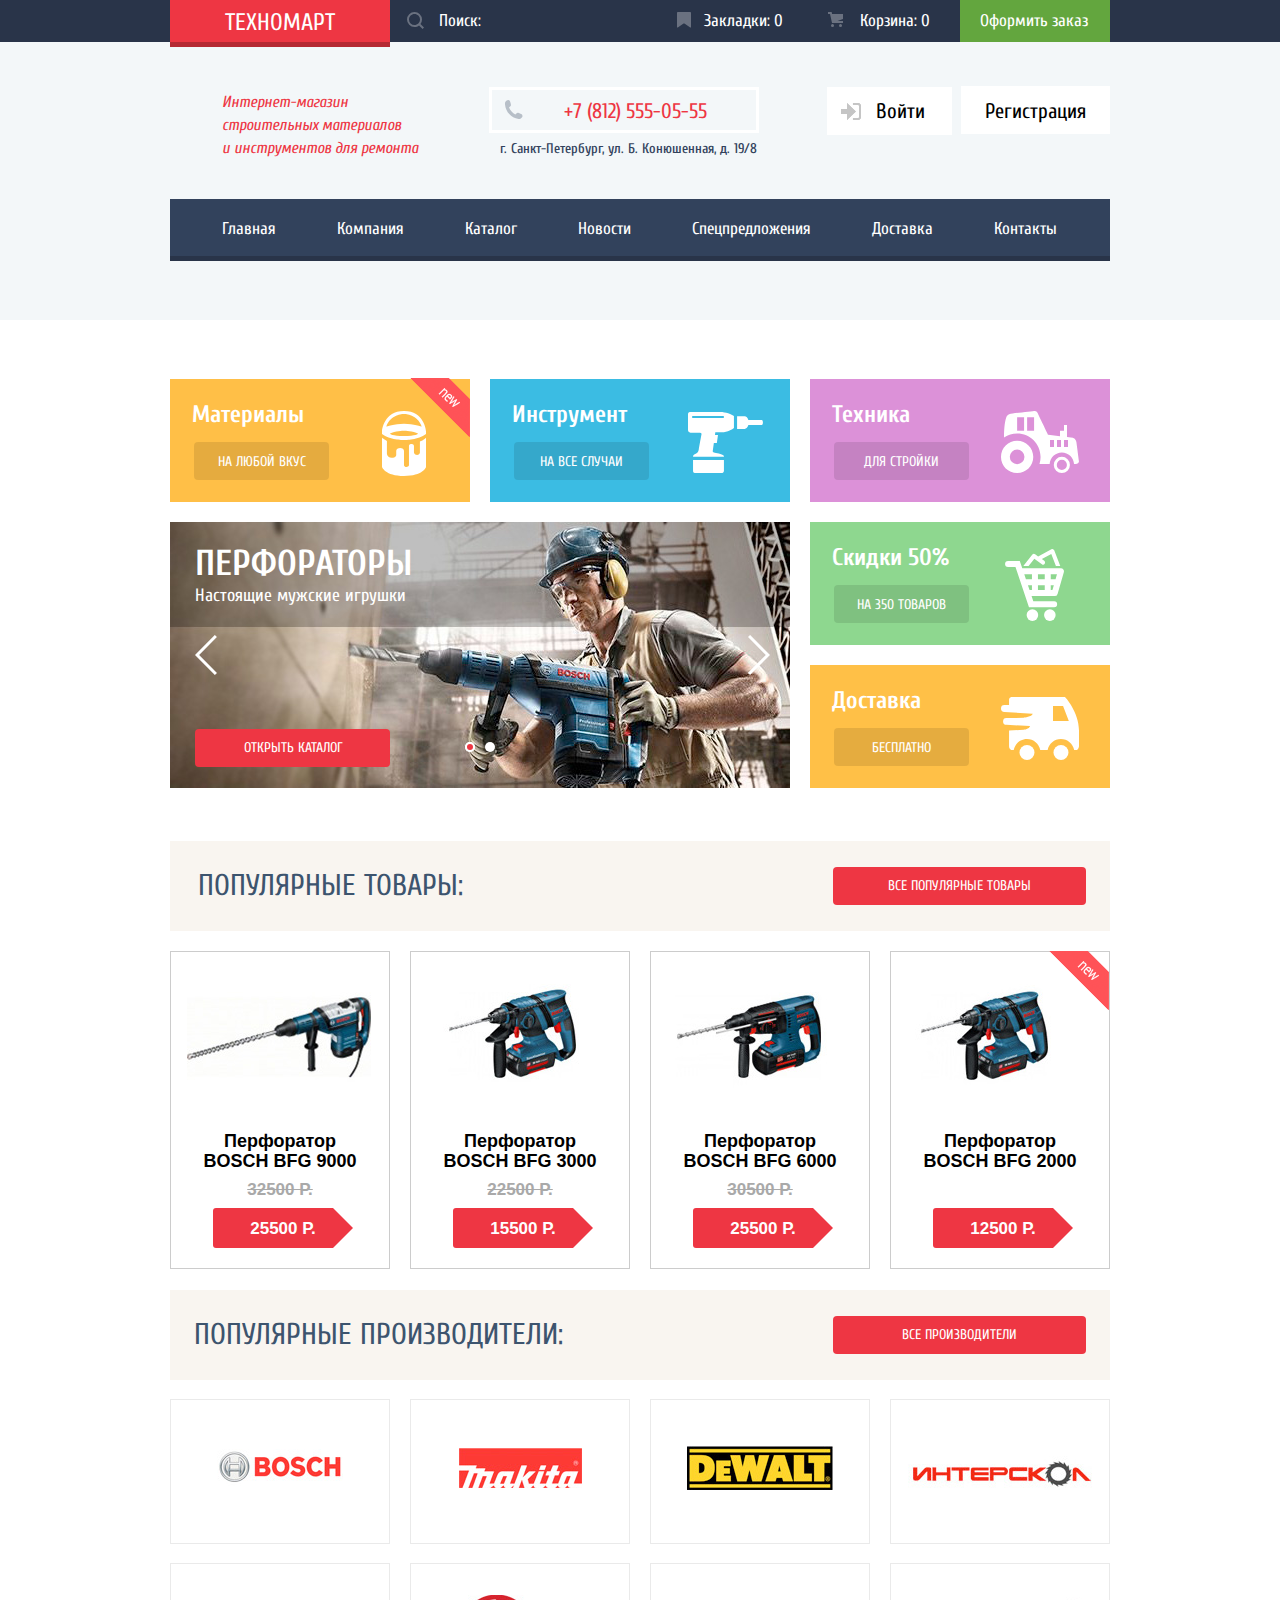
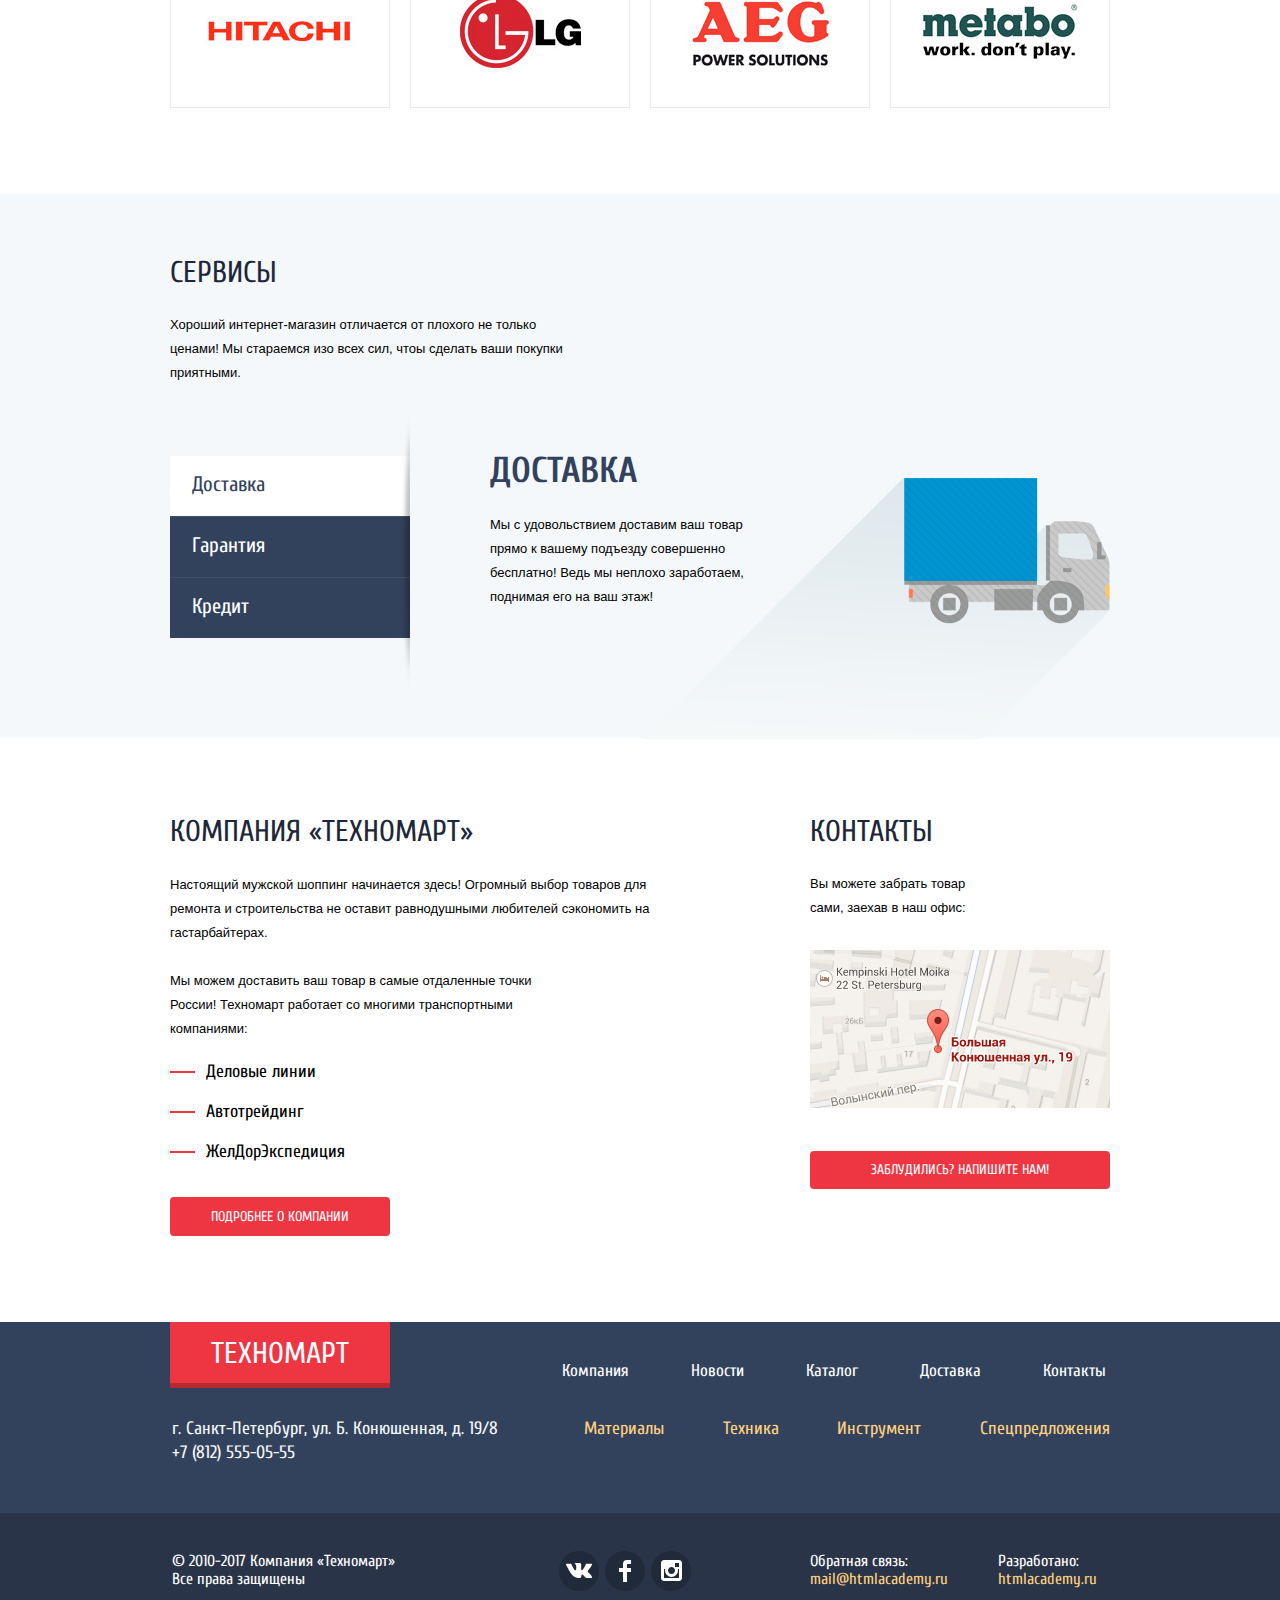
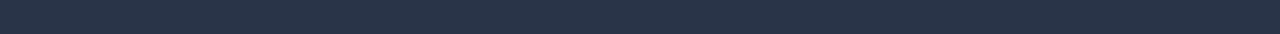
<file: index.html>
<!DOCTYPE html>
<html lang="ru">
  <head>
    <meta charset="utf-8">
    <title>HTML Academy: Техномарт</title>
    <link href="https://fonts.googleapis.com/css?family=Cuprum:400,400i,700&brvbar;PT+Sans:400,700&amp;subset=cyrillic" rel="stylesheet">
    <link href="css/normalize.css" rel="stylesheet">
    <link href="css/style.min.css" rel="stylesheet">
  </head>

  <body>
    <header class="main-header">
      <div class="header-top">
        <div class="header-wrapper">
          <a class="header-logo">Техномарт</a>        
          <form class="search" action="https://echo.htmlacademy.ru" method="get">
            <input class="header-top-search" type="search" name="search" id="search" placeholder="Поиск:">
            <label for="search"></label>
            <svg xmlns="http://www.w3.org/2000/svg" width="17" height="17" viewBox="0 0 17 17"><path fill="#ffffff" d="M17 15.586l-3.542-3.542A7.465 7.465 0 0 0 15 7.5 7.5 7.5 0 1 0 7.5 15c1.71 0 3.282-.579 4.544-1.542L15.586 17 17 15.586zM2 7.5C2 4.467 4.467 2 7.5 2 10.532 2 13 4.467 13 7.5c0 3.032-2.468 5.5-5.5 5.5A5.506 5.506 0 0 1 2 7.5z"/>
            </svg>
          </form>
          <a class="header-link bookmarks" href="bookmarks.html">Закладки: <span class="user-bookmarks">0</span></a>
          <a class="header-link basket" href="basket.html">Корзина: <span class="user-buys">0</span></a>
          <a class="header-link order" href="order.html">Оформить заказ</a>
        </div>
      </div>

      <div class="header-middle">
        <div class="header-wrapper">
          <div class="header-info">
            <h1 class="header-title"> Интернет-магазин строительных материалов и&nbsp;инструментов для ремонта </h1>
            <div class="header-contacts">
              <a class="tel" href="tel:+78125550555">+7 (812) 555-05-55</a>
              <address>г. Санкт-Петербург, ул. Б. Конюшенная, д. 19/8</address>
            </div>
            <div class="user-navigation">
              <a class="login-link" href="login.html">Войти
                <svg xmlns="http://www.w3.org/2000/svg" width="20" height="17" viewBox="0 0 20 17"><path fill="#c5c5c5" d="M14.875 8.5L6 0v6H0v5h6v6z"/><path fill="#c5c5c5" d="M16.986 15.01h-5.027V17h5.027c2.178 0 3.004-1.81 3.029-3.026V3.028C19.99 1.811 19.164 0 16.986 0h-5.027v1.99h5.027c.839 0 .992.681 1.01 1.057v10.904c-.017.376-.171 1.059-1.01 1.059z"/>
                </svg>
              </a>
              <a class="registration" href="registration.html">Регистрация</a>
            </div>
          </div>
        </div>

        <nav class="header-bottom">
          <ul class="site-navigation container">
            <li class="site-navigation-item"><a>Главная</a></li>
            <li class="site-navigation-item"><a href="company.html">Компания</a></li>
            <li class="site-navigation-item"><a href="catalog.html">Каталог</a></li>
            <li class="site-navigation-item"><a href="news.html">Новости</a></li>
            <li class="site-navigation-item"><a href="discounts.html">Спецпредложения</a></li>
            <li class="site-navigation-item"><a href="delivery.html">Доставка</a></li>
            <li class="site-navigation-item"><a href="contacts.html">Контакты</a></li>
          </ul>
        </nav>
      </div>
    </header>

    <main>
      <div class="promo-block container">
        <div class="promo-block-1">
          <div class="promo-item materials">
            <div class="flag flag-new">новинка</div>
            <h3>Материалы</h3>
            <a class="promo-features" href="materials.html">На любой вкус</a>
          </div>
          <div class="promo-item tools">
            <h3>Инструмент</h3>
            <a class="promo-features" href="tool.html">На все случаи</a>
          </div>
          <div class="promo-item technics">
            <h3>Техника</h3>
            <a class="promo-features" href="technics.html">Для стройки</a>
          </div>

          <div class="promo-slider">
            <input class="visually-hidden" type="radio" id="product-1" name="promo-toggle" checked>
            <input class="visually-hidden" type="radio" id="product-2" name="promo-toggle">
            <div class="slider-promo-controls">
              <label class="slider-controls-item slider-controls-item--1" for="product-1">Первый</label>
              <label class="slider-controls-item slider-controls-item--2" for="product-2">Второй</label>
            </div>
            <div class="slider-arrow">
              <button class="slider-arrow-left" type="button">Назад</button>
              <button class="slider-arrow-right" type="button">Вперед</button>
            </div>
            <ul class="promo-slider-list">
              <li class="slider-item"> 
                <img src="img/icon-slider-perforators.jpg" class="promo-image" width="620" height="265" alt="Слайд Перфораторы">
                <div class="slider-promo-title">
                  <h3>Перфораторы</h3>
                  <p>Настоящие мужские игрушки</p>
                  <a class="slider-item-button button" href="catalog.html">Открыть каталог</a>
                </div>
              </li>
              <li class="slider-item">
                <img src="img/icon-slider-tool.jpg" class="promo-image" width="620" height="265" alt="Слайд Дрели">
                <div class="slider-promo-title">
                  <h3>Дрели</h3>
                  <p>Соседям на радость!</p>
                  <a class="slider-item-button button" href="catalog.html">Открыть каталог</a>
                </div>
              </li>
            </ul>
          </div>

          <div class="promo-block-2">
            <div class="promo-item discounts">
              <h3>Скидки 50%</h3>
              <a class="promo-features" href="discounts.html">На 350 товаров</a>
            </div>
            <div class="promo-item delivery">
              <h3>Доставка</h3>
              <a class="promo-features" href="delivery.html">Бесплатно</a>
            </div> 
          </div>
        </div>
      </div>

      <section class="popular-goods container">
        <div class="popular-title">
          <h2>Популярные товары:</h2>
          <a class="popular-goods-button button" href="popular-goods.html">Все популярные товары</a>
        </div>
        <div class="catalog-items catalog-wrapper">
          <div class="catalog-item">
            <div class="actions">
              <a href="basket.html" class="buy">Купить</a>
              <a href="bookmarks.html" class="bookmark">В закладки</a>
            </div>
            <div class="product-image">
              <img src="img/bosch-bfg9000.jpg" width="218" height="180" alt="Перфоратор BOSCH BFG 9000">
            </div>
            <a href="bfg9000.html" class="tool-item">Перфоратор BOSCH BFG 9000</a>
            <div class="old-price">32500 Р.</div>
            <div class="new-price">
              <a href="bfg9000.html">25500 Р.</a>
            </div>
          </div>
          <div class="catalog-item">
            <div class="actions">
              <a href="basket.html" class="buy">Купить</a>
              <a href="bookmarks.html" class="bookmark">В закладки</a>
            </div>
            <div class="product-image">
              <img src="img/bosch-bfg3000.jpg" width="218" height="180" alt="Перфоратор BOSCH BFG 3000">
            </div>
            <a href="bfg3000.html" class="tool-item">Перфоратор BOSCH BFG 3000</a>
            <div class="old-price">22500 Р.</div>
            <div class="new-price">
              <a href="bfg3000.html">15500 Р.</a>
            </div>
          </div>
          <div class="catalog-item">
            <div class="actions">
              <a href="basket.html" class="buy">Купить</a>
              <a href="bookmarks.html" class="bookmark">В закладки</a>
            </div>
            <div class="product-image">
              <img src="img/bosch-bfg6000.jpg" width="218" height="180" alt="Перфоратор BOSCH BFG 6000">
            </div>
            <a href="bfg6000.html" class="tool-item">Перфоратор BOSCH BFG 6000</a>
            <div class="old-price">30500 Р.</div>
            <div class="new-price">
              <a href="bfg6000.html">25500 Р.</a>
            </div>
          </div>
          <div class="catalog-item">
            <div class="flag flag-new">новинка</div>
            <div class="actions">
              <a href="basket.html" class="buy">Купить</a>
              <a href="bookmarks.html" class="bookmark">В закладки</a>
            </div>
            <div class="product-image">
              <img src="img/bosch-bfg2000.jpg" width="218" height="180" alt="Перфоратор BOSCH BFG 2000">
            </div>
            <a href="bfg2000.html" class="tool-item">Перфоратор BOSCH BFG 2000</a>
            <div class="old-price"></div>
            <div class="new-price">
              <a href="bfg2000.html">12500 Р.</a>
            </div>
          </div>
        </div>
      </section>
      <section class="manufacturers container">
        <div class="popular-title">
          <h2>Популярные производители:</h2>
          <a class="popular-brands-button button" href="manufacturers.html">Все производители</a>
        </div>
        <ul class="brands">
          <li class="brands-items"> 
            <a href="bosch.html">
              <img class="brands-image" src="img/icon-bosch.jpg" width="126" height="37" alt="BOSCH">
            </a>
          </li>
          <li class="brands-items">
            <a href="makita.html">
              <img class="brands-image" src="img/icon-makita.jpg" width="123" height="40" alt="Makita">
            </a>
          </li>
          <li class="brands-items">
            <a href="dewalt.html">
              <img class="brands-image" src="img/icon-dewalt.jpg" width="146" height="44" alt="DeWalt">
            </a>
          </li>
          <li class="brands-items">
            <a href="interskol.html">
              <img class="brands-image" src="img/icon-interskol.jpg" width="200" height="88" alt="interskol">
            </a>
          </li>
          <li class="brands-items">
            <a href="hitachi.html">
              <img class="brands-image" src="img/icon-hitachi.jpg" width="169" height="31" alt="hitachi">
            </a>
          </li>
          <li class="brands-items">
            <a href="lg.html">
              <img class="brands-image" src="img/icon-lg.jpg" width="121" height="73" alt="lg">
            </a>
          </li>
          <li class="brands-items">
            <a href="aeg.html">
              <img class="brands-image" src="img/icon-aeg.jpg" width="151" height="96" alt="aeg">
            </a>
          </li>
          <li class="brands-items">
            <a href="metabo.html">
              <img class="brands-image" src="img/icon-metabo.jpg" width="204" height="69" alt="metabo">
            </a>
          </li>
        </ul>
      </section>
        
      <div class="service">
        <div class="container">
          <h2>Сервисы</h2>
          <p class="service-info">Хороший интернет-магазин отличается от плохого не только ценами! Мы стараемся изо всех сил, чтоы сделать ваши покупки приятными.</p>
          <div class="service-slider">
            <input class="visually-hidden" type="radio" id="slider-delivery" name="toggle" checked>
            <input class="visually-hidden" type="radio" id="slider-warranty" name="toggle">
            <input class="visually-hidden" type="radio" id="slider-credit" name="toggle">
            <div class="service-slider-controls">
              <label for="slider-delivery">Доставка</label>
              <label for="slider-warranty">Гарантия</label>
              <label for="slider-credit">Кредит</label>
            </div>
            <ul class="slider-service-list service-slider-wrapper">
              <li class="slider-service-item service-slide" id="slide1">
                <h3>Доставка</h3>
                <p class="delivery-info">
                  Мы с удовольствием доставим ваш товар прямо к вашему подъезду совершенно бесплатно!
                  Ведь мы неплохо заработаем, поднимая&nbsp;его&nbsp;на&nbsp;ваш&nbsp;этаж!</p>
              </li>
              <li class="slider-service-item service-slide" id="slide2">
                <h3>Гарантия</h3>
                <p class="warranty-info">
                  Если купленный у нас товар поломается или заискрит, 
                  а&nbsp;также&nbsp;в&nbsp;случае пожара, спровоцированного его возгаранием,
                  вы&nbsp;всегда&nbsp;можете быть уверены в нашей гарантии. 
                  Мы обменяем сгоревший товар на новый. Дом&nbsp;уж&nbsp;восстановите&nbsp;как-&nbsp;нибудь&nbsp;сами.
                </p>
              </li>
              <li class="slider-service-item service-slide" id="slide3">
                <h3>Кредит</h3>
                <p class="credit-info">Залезть в долговую яму стало проще! Кредитные консультанты придут вам на помощь.</p>
                <a class="credit-button button" href="credit.html">отправить заявку</a>
              </li>
            </ul>
          </div>
        </div>
      </div>
      
      <section class="company-info">
        <div class="company">
          <h2>Компания «Техномарт»</h2>
          <p class="info">Настоящий мужской шоппинг начинается здесь! Огромный выбор товаров для ремонта и строительства не оставит равнодушными любителей сэкономить на гастарбайтерах.</p> 
          <p class="info">Мы можем доставить ваш товар в самые отдаленные точки России!
          Техномарт работает со многими транспортными компаниями:</p>
          <ul class="transport-companies">
            <li>Деловые линии</li>
            <li>Автотрейдинг</li>
            <li>ЖелДорЭкспедиция</li>
          </ul>
          <div class="about-company">
            <a class="button-about-company button" href="company.html">Подробнее о компании</a>
          </div>
        </div>
        <div class="contacts"> 
          <h2 class="contacts">Контакты</h2>
          <p class="info info-delivery">Вы можете забрать товар сами, заехав в наш офис:</p>
          <div class="map">
            <a href="https://www.google.com/maps/place/Большая+Конюшенная+ул.,+19%2F8,+Санкт-Петербург,+191186/@59.9387165,30.3208587,17z/data=!3m1!4b1!4m5!3m4!1s0x4696310fca145cc1:0x42b32648d8238007!8m2!3d59.9387165!4d30.3230474">
              <img src="img/map.jpg" width="300" height="158" alt="Офис компании по адресу ул. Большая Конюшенная 19/8, Санкт-Петербург">
            </a>
          </div>
          <a class="write-us-button button" href="write-us.html">Заблудились? Напишите нам!</a>
        </div>
      </section>
    </main>

    <footer class="main-footer">
        <div class="footer-top">
          <a class="footer-logo">Техномарт</a>
          <nav class="footer-bottom">
            <ul class="footer-main">
              <li><a href="company.html">Компания</a></li>
              <li><a href="news.html">Новости</a></li>
              <li><a href="catalog.html">Каталог</a></li>
              <li><a href="delivery.html">Доставка</a></li>
              <li><a href="contacts.html">Контакты</a></li>
            </ul>
          </nav>
          <div class="footer-contacts">
          г. Санкт-Петербург, ул. Б. Конюшенная, д. 19/8
           +7 (812) 555-05-55
          </div>
          <nav class="footer-catalog">
            <ul class="footer-navigation">
              <li><a href="materials.html">Материалы</a></li>
              <li><a href="technics.html">Техника</a></li>
              <li><a href="tool.html">Инструмент</a></li>
              <li><a href="discounts.html">Спецпредложения</a></li>
            </ul>
          </nav>
        </div>

      <div class="footer-copyright">
        <div class="footer-wrapper">
          <div class="copyright">
            <p class="copyright-company">© 2010-2017 Компания «Техномарт»
              Все права защищены</p>
          </div>
          <div class="footer-social">
            <ul>
              <li><a class="social-button" href="https://vk.com/htmlacademy">
                  <span class="visually-hidden">Вконтакте</span>
                  <svg xmlns="http://www.w3.org/2000/svg" width="26" height="15" viewBox="0 0 26 15"><path fill="#FFF" d="M16.138 11.51c.956-.309 2.18 2.04 3.483 2.939.978.681 1.727.534 1.727.534l3.473-.05s1.815-.112.957-1.554c-.071-.12-.503-1.069-2.585-3.022-2.177-2.043-1.882-1.712.739-5.244 1.597-2.153 2.236-3.468 2.036-4.028-.192-.539-1.365-.399-1.365-.399L20.69.713c-.381.001-.704.119-.851.515-.003.004-.621 1.666-1.445 3.079-1.741 2.989-2.436 3.148-2.724 2.961-.661-.433-.494-1.737-.494-2.664 0-2.897.432-4.105-.846-4.417-.427-.104-.739-.172-1.828-.182-1.392-.021-2.574 0-3.244.329-.445.223-.786.712-.579.74.26.035.843.16 1.155.586.401.552.389 1.789.389 1.789s.229 3.411-.54 3.834c-.528.29-1.25-.302-2.803-3.016-.793-1.388-1.392-2.922-1.392-2.922s-.116-.285-.326-.441c-.25-.185-.6-.244-.6-.244L.848.684S.29.7.085.946c-.182.218-.015.668-.015.668s2.909 6.881 6.203 10.347c3.02 3.182 6.452 2.971 6.452 2.971h1.555s.469-.054.709-.312c.224-.24.214-.691.214-.691s-.031-2.109.935-2.419z"/></svg>
                 </a>
              </li>
              <li><a class="social-button" href="https://www.facebook.com/htmlacademy">
                  <span class="visually-hidden">Фейсбук</span>
                  <svg xmlns="http://www.w3.org/2000/svg" width="12" height="22" viewBox="0 0 12 22"><path fill="#FFF" d="M12 4V0H8a4 4 0 0 0-4 4v4H0v4h4v10h4V12h4V8H8V4h4z"/></svg>
                  </a>
              </li>
              <li><a class="social-button" href="https://www.instagram.com/htmlacademy/">
                  <span class="visually-hidden">Инстаграм</span>
                  <svg xmlns="http://www.w3.org/2000/svg" width="21" height="21" viewBox="0 0 21 21"><path fill="#FFF" d="M18 0H3C1.35 0 0 1.35 0 3v15c0 1.65 1.35 3 3 3h15c1.65 0 3-1.35 3-3V3c0-1.65-1.35-3-3-3zm-7.5 7c1.93 0 3.5 1.57 3.5 3.5S12.43 14 10.5 14 7 12.43 7 10.5 8.57 7 10.5 7zM18 18H3V9h1.181A6.504 6.504 0 0 0 4 10.5a6.5 6.5 0 1 0 13 0 6.45 6.45 0 0 0-.181-1.5H18v9zm0-11h-4V3h4v4z"/></svg>
                 </a>
              </li>
            </ul>
          </div>
          <div class="footer-mail">
            <div class="feedback">Обратная связь:
            <a class="btn" href="mailto:mail@htmlacademy.ru">mail@htmlacademy.ru</a>
            </div>
            <div class="developed">Разработано:
            <a class="btn" href="https://htmlacademy.ru/intensive/htmlcss">htmlacademy.ru</a>
            </div>
          </div>
        </div>
      </div>
    </footer>

    <section class="modal modal-ordering">
      <div class="product-in-basket">Товар добавлен в корзину!</div>
      <div class="ordering-list">
        <a class="ordering-button button" href="ordering.html">Оформить заказ</a>
        <button type="button" class="continue-button button">Продолжить покупки</button>
      </div>
      <button class="modal-close" type="button">
        Закрыть
      </button>
    </section>

    <section class="modal modal-write-us">
      <form class="write-us-form" action="https://echo.htmlacademy.ru" method="post">
        <div class="write-us-wrapper">
          <p class="users-name">
            <label for="user-name">Ваше имя:</label>
            <input type="text" class="your-name" id="user-name" name="user-name" placeholder="Имя Фамилия">
          </p>
          <p class="users-email">
            <label for="user-email">Ваш e-mail:</label>
            <input type="text" class="your-email" id="user-email" name="user-email" placeholder="email@example.com">
          </p>
        </div>
        <p class="users-message">
          <label for="user-message">Текст письма:</label>
          <textarea class="text-message" id="user-message" name="user-message" placeholder="В свободной форме"></textarea>
        </p>
        <div class="modal-write-us-button">
          <button class="message-button button" type="submit">
          Отправить
          </button>
        </div>
      </form>
      <button class="modal-close" type="button">
        Закрыть
      </button>
    </section>
    <section class="modal modal-map">
      <div class="visually-hidden">Карта, как нас найти</div>
      <iframe src="https://www.google.com/maps/embed?pb=!1m18!1m12!1m3!1d1998.6037872533238!2d30.32085871638963!3d59.938716481876206!2m3!1f0!2f0!3f0!3m2!1i1024!2i768!4f13.1!3m3!1m2!1s0x4696310fca145cc1%3A0x42b32648d8238007!2z0JHQvtC70YzRiNCw0Y8g0JrQvtC90Y7RiNC10L3QvdCw0Y8g0YPQuy4sIDE5LzgsINCh0LDQvdC60YIt0J_QtdGC0LXRgNCx0YPRgNCzLCAxOTExODY!5e0!3m2!1sru!2sru!4v1547375793276" width="940" height="446" allowfullscreen></iframe>
      <div><img src="img/big-map.jpg" width="940" height="446" alt="Офис компании по адресу ул. Большая Конюшенная 19/8, Санкт-Петербург"></div>
       <button class="modal-close" type="button">
        Закрыть
      </button>
    </section>
      
  <script src="js/script.min.js"></script>

  </body>
</html>
</file>
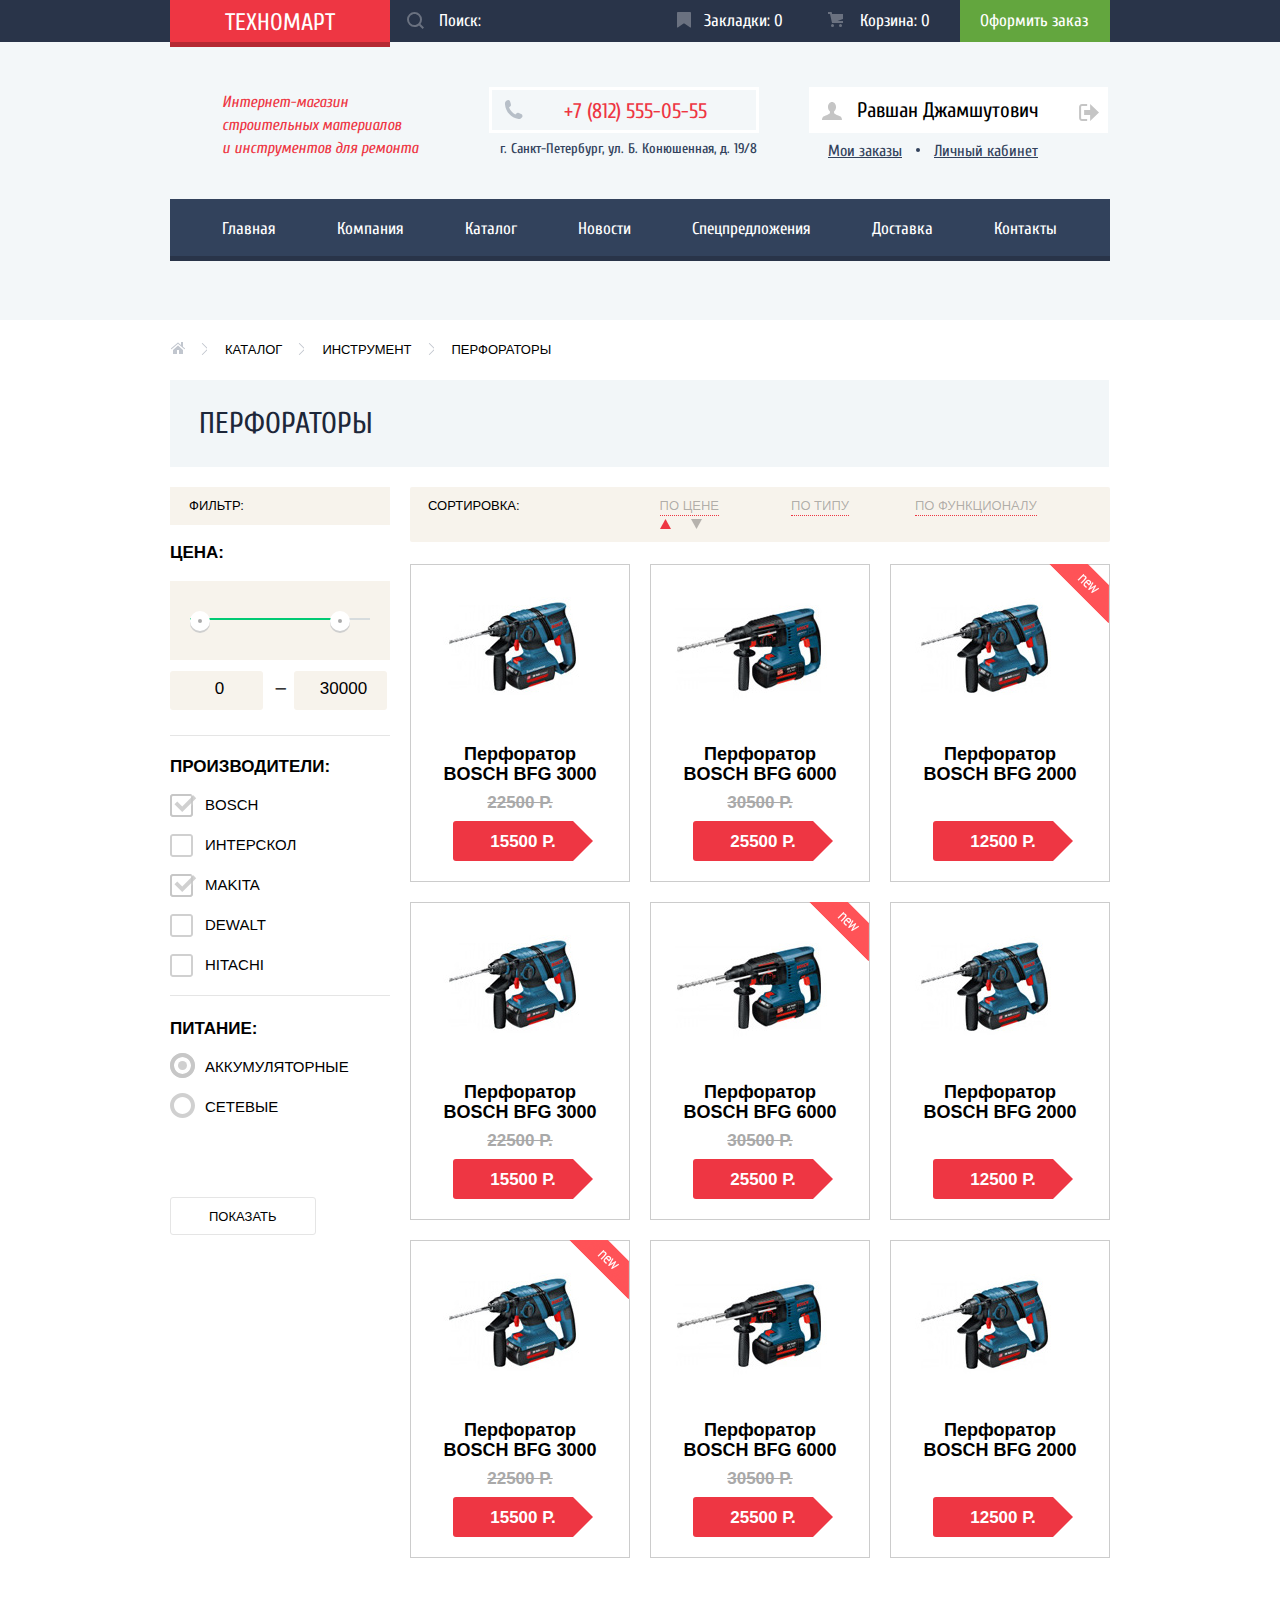
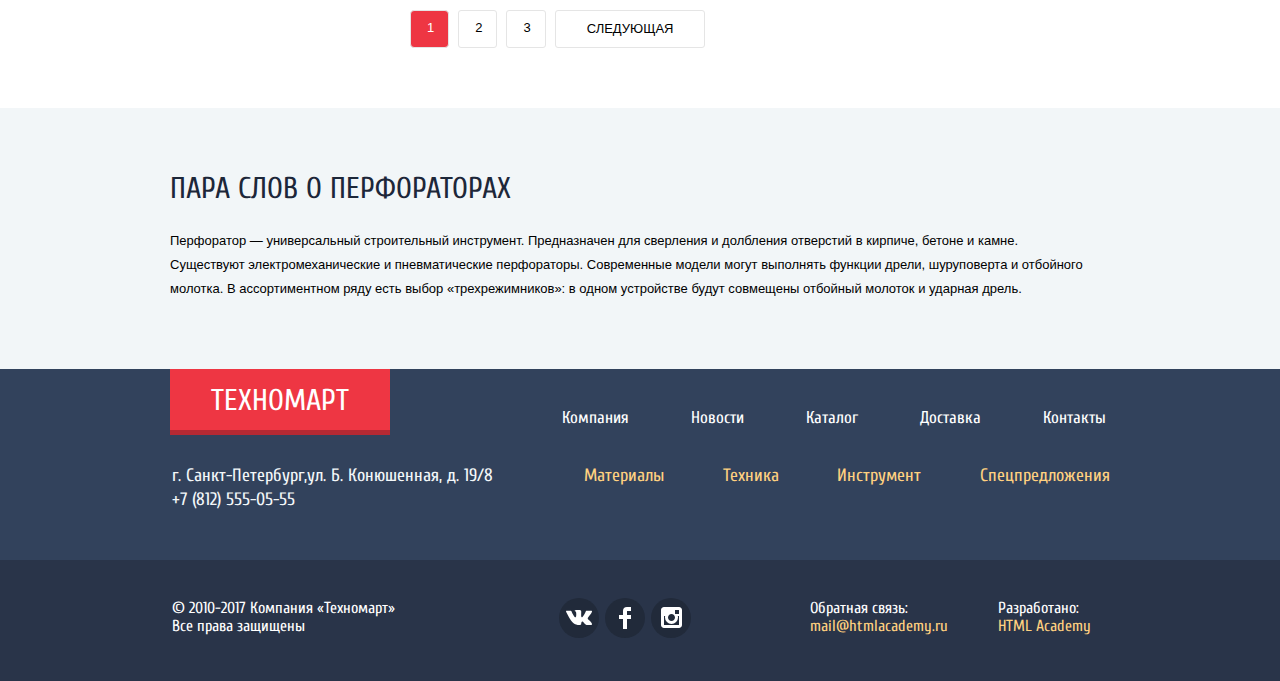
<file: catalog.html>
<!DOCTYPE html>
<html lang="ru">
  <head>
    <meta charset="utf-8">
    <title>HTML Academy: Техномарт</title>
    <link href="https://fonts.googleapis.com/css?family=Cuprum:400,400i,700&brvbar;PT+Sans:400,700&amp;subset=cyrillic" rel="stylesheet">
    <link href="css/normalize.css" rel="stylesheet">
    <link href="css/style.min.css" rel="stylesheet">
  </head>

  <body>
     <header class="main-header">
      <div class="header-top">
        <div class="header-wrapper">
          <a class="header-logo" href="index.html">Техномарт</a>        
          <form class="search" action="https://echo.htmlacademy.ru" method="get">
            <input class="header-top-search" type="search" name="search" id="search" placeholder="Поиск:">
            <label for="search"></label>
            <svg xmlns="http://www.w3.org/2000/svg" width="17" height="17" viewBox="0 0 17 17"><path fill="#ffffff" d="M17 15.586l-3.542-3.542A7.465 7.465 0 0 0 15 7.5 7.5 7.5 0 1 0 7.5 15c1.71 0 3.282-.579 4.544-1.542L15.586 17 17 15.586zM2 7.5C2 4.467 4.467 2 7.5 2 10.532 2 13 4.467 13 7.5c0 3.032-2.468 5.5-5.5 5.5A5.506 5.506 0 0 1 2 7.5z"/>
            </svg>
          </form>
          <a class="header-link bookmarks" href="bookmarks.html">Закладки: <span class="user-bookmarks">0</span></a>
          <a class="header-link basket" href="basket.html">Корзина: <span class="user-buys">0</span></a>
          <a class="header-link order" href="order.html">Оформить заказ</a>
        </div>
      </div>

      <div class="header-middle">
        <div class="header-wrapper">
          <div class="header-info">
            <h1 class="header-title"> Интернет-магазин строительных материалов и&nbsp;инструментов для ремонта </h1>
            <div class="header-contacts">
              <a class="tel" href="tel:+78125550555">+7 (812) 555-05-55</a>
              <address>г. Санкт-Петербург, ул. Б. Конюшенная, д. 19/8</address>
            </div>
            <div class="user-account">
              <div class="user-profile">
                <a class="user-login" href="login.html">
                  <svg xmlns="http://www.w3.org/2000/svg" width="20" height="18" viewBox="0 0 20 18">
                    <path fill="#c5c5c5" d="M17.881 14.166c-2.144-.735-4.256-1.666-5.207-2.39-.657-.501-.77-1.618-.517-2.415 1.118-.903 1.864-2.477 1.864-4.278C14.021 2.276 12.221 0 10 0S5.979 2.276 5.979 5.083c0 1.801.746 3.374 1.863 4.277.253.798.141 1.915-.517 2.416-.95.724-3.063 1.654-5.207 2.39S0 18 0 18h20s.025-3.099-2.119-3.834z"/>
                  </svg>
                  Равшан Джамшутович
                </a>            
                <a class="logout" href="logout.html">
                  <span class="visually-hidden">Выход</span>
                  <svg xmlns="http://www.w3.org/2000/svg" width="21" height="17" viewBox="0 0 21 17">
                    <g fill="#c5c5c5">
                      <path fill="#c5c5c5" d="M21 8.5L12.125 0v6h-6v5h6v6z"/>
                      <path fill="#c5c5c5" d="M3.106 13.952V3.048c.018-.376.171-1.057 1.01-1.057h5.027V0H4.116C1.938 0 1.112 1.81 1.087 3.027v10.946C1.112 15.189 1.938 17 4.116 17h5.027v-1.99H4.116c-.839 0-.992-.683-1.01-1.058z"/>
                    </g>
                  </svg>
                </a>
              </div>
              <div class="account-navigation">
                <a class="my-orders" href="my-orders.html">Мои заказы</a>
                <a class="cabinet" href="login.html">Личный кабинет</a>
              </div>
            </div>
          </div>
        </div>
        <nav class="header-bottom">
          <ul class="site-navigation container">
            <li class="site-navigation-item"><a href="index.html">Главная</a></li>
            <li class="site-navigation-item"><a href="company.html">Компания</a></li>
            <li class="site-navigation-item"><a href="catalog.html">Каталог</a></li>
            <li class="site-navigation-item"><a href="news.html">Новости</a></li>
            <li class="site-navigation-item"><a href="discounts.html">Спецпредложения</a></li>
            <li class="site-navigation-item"><a href="delivery.html">Доставка</a></li>
            <li class="site-navigation-item"><a href="contacts.html">Контакты</a></li>
          </ul>
        </nav>
      </div>
    </header>

    <main>
      <div class="container">
        <div class="title-catalog">
        <ul class="breadcrumbs">
          <li>
            <a href="index.html">
              <span class="visually-hidden">На главную</span>
              <svg xmlns="http://www.w3.org/2000/svg" width="15" height="12" viewBox="0 0 15 12">
                <g fill="#C1C6CE">
                  <path d="M3 8v4h4V8h2v4h4V8L8 3.516z"/>
                  <path d="M14.831 6.365L13 4.751V0h-2v2.987L8.332.635c-.02-.017-.043-.023-.064-.037a.465.465 0 0 0-.08-.047.551.551 0 0 0-.095-.024C8.062.521 8.032.515 8 .515c-.031 0-.061.006-.092.012a.46.46 0 0 0-.095.025c-.028.011-.053.029-.08.046-.021.014-.045.02-.064.037l-6.498 5.73a.501.501 0 0 0 .33.875.497.497 0 0 0 .331-.125L8 1.677l6.169 5.438a.501.501 0 0 0 .662-.75z"/>
                </g>
              </svg>
            </a>
          </li>
          <li><a href="catalog.html">Каталог</a></li>
          <li><a href="tool.html">Инструмент</a></li>
          <li class="breadcrumbs-current">Перфораторы</li>
        </ul>
        <h2 class="page-title">Перфораторы</h2>
      </div>

      <div class="catalog-columns">
        <section class="filters">
          <h3 class="title-filter">Фильтр:</h3>
          <form class="filter" action="https://echo.htmlacademy.ru" method="post">
            <fieldset class="filter-item">
              <legend>Цена:</legend>
              <div class="range-filter">
                <div class="range-controls">
                  <div class="scale">
                    <div class="bar"></div>
                  </div>
                    <div class="toggle toggle-min"></div>
                    <div class="toggle toggle-max"></div>
                </div>
                <div class="price-controls">
                  <label class="min-price"><input name="min-price" type="text" value="0"></label>
                  <span>—</span>
                  <label class="max-price"><input name="max-price" type="text" value="30000"></label>
                </div>
              </div>
            </fieldset>
            <fieldset class="manufactorer-item">
              <legend>Производители:</legend>
              <ul>
                <li class="filter-option">
                  <input class="visually-hidden filter-input filter-input-checkbox" type="checkbox" name="bosch" id="bosch" checked>
                  <label for="bosch">Bosch</label>
                </li>
                <li class="filter-option">
                  <input class="visually-hidden filter-input filter-input-checkbox" type="checkbox" name="interskol" id="interskol">
                  <label for="interskol">Интерскол</label>
                </li>
                <li class="filter-option">
                  <input class="visually-hidden filter-input filter-input-checkbox" type="checkbox" name="makita" id="makita" checked>
                  <label for="makita">Makita</label>
                </li>
                <li class="filter-option">
                  <input class="visually-hidden filter-input filter-input-checkbox" type="checkbox" name="dewalt" id="dewalt">
                  <label for="dewalt">Dewalt</label>
                </li>
                <li class="filter-option">
                  <input class="visually-hidden filter-input filter-input-checkbox" type="checkbox" name="hitachi" id="hitachi">
                  <label for="hitachi">Hitachi</label>
                </li>
              </ul>
            </fieldset>
            <fieldset class="power-item">
              <legend>Питание:</legend>
              <ul>
                <li class="filter-option">
                  <input class="visually-hidden filter-input filter-input-radio" type="radio" name="product-group" value="battery" id="filter-battery" checked>
                  <label for="filter-battery">Аккумуляторные</label>
                </li>
                <li class="filter-option">
                  <input class="visually-hidden filter-input filter-input-radio" type="radio" name="product-group" value="power-supply" id="filter-power-supply">
                  <label for="filter-power-supply">Сетевые</label>
                </li>
              </ul>
            </fieldset>
            <button type="submit" class="filter-button">
              Показать
            </button>
          </form>
        </section>

        <section class="inner-wrapper">
          <div class="sort">
            <b>Сортировка:</b>
            <div class="sort-items">
              <a class="sort-item price" href="#">По цене</a>
              <a class="sort-item type" href="#">По типу</a>
              <a class="sort-item function" href="#">По функционалу</a>
              <div class="visually-hidden"> По возрастанию</div>
              <a class="direction-up active" href="#">
                <svg xmlns="http://www.w3.org/2000/svg" width="11" height="10" viewBox="0 0 11 10">
                  <path fill="#231F20" d="M5.5 0L0 10h11z"/>
                </svg>
                </a>
              <div class="visually-hidden">По убыванию</div>
              <a class="direction-down" href="#">
                <svg xmlns="http://www.w3.org/2000/svg" width="11" height="10" viewBox="0 0 11 10">
                  <path fill="#231F20" d="M5.5 10L0 0h11"/>
                </svg>
              </a>
            </div>
          </div>
          <section class="catalog">
            <h2 class="visually-hidden">Список инструментов</h2>
            <div class="catalog-items catalog-wrapper">
              <div class="catalog-item">
                <div class="actions">
                  <a href="basket.html" class="buy">Купить</a>
                  <a href="bookmarks.html" class="bookmark">В закладки</a>
                </div>
                <div class="product-image">
                  <img class="container-image" src="img/bosch-bfg3000.jpg" width="218" height="180" alt="Перфоратор BOSCH BFG 3000">
                </div>
                <a href="bfg3000.html" class="tool-item">Перфоратор BOSCH BFG 3000</a>
                <div class="old-price">22500 Р.</div>
                <div class="new-price">
                  <a href="bfg3000.html">15500 Р.</a>
                </div>
              </div>
              <div class="catalog-item">
                <div class="actions">
                  <a href="basket.html" class="buy">Купить</a>
                  <a href="bookmarks.html" class="bookmark">В закладки</a>
                </div>
                <div class="product-image">
                  <img src="img/bosch-bfg6000.jpg" width="218" height="180" alt="Перфоратор BOSCH BFG 6000">
                </div>
                <a href="bfg6000.html" class="tool-item">Перфоратор BOSCH BFG 6000</a>
                <div class="old-price">30500 Р.</div>
                <div class="new-price">
                  <a href="bfg6000.html">25500 Р.</a>
                </div>
              </div>
              <div class="catalog-item">
                <div class="flag flag-new">новинка</div>
                <div class="actions">
                  <a href="basket.html" class="buy">Купить</a>
                  <a href="bookmarks.html" class="bookmark">В закладки</a>
                </div>
                <div class="product-image">
                  <img class="container-image" src="img/bosch-bfg2000.jpg" width="218" height="180" alt="Перфоратор BOSCH BFG 2000">
                </div>
                <a href="bfg2000.html" class="tool-item">Перфоратор BOSCH BFG 2000</a>
                <div class="old-price"></div>
                <div class="new-price">
                  <a href="bfg2000.html">12500 Р.</a>
                </div>
              </div>
              <div class="catalog-item">
                <div class="actions">
                  <a href="basket.html" class="buy">Купить</a>
                  <a href="bookmarks.html" class="bookmark">В закладки</a>
                </div>
                <div class="product-image">
                  <img class="container-image" src="img/bosch-bfg3000.jpg" width="218" height="180" alt="Перфоратор BOSCH BFG 3000">
                </div>
                <a href="bfg3000.html" class="tool-item">Перфоратор BOSCH BFG 3000</a>
                <div class="old-price">22500 Р.</div>
                <div class="new-price">
                  <a href="bfg3000.html">15500 Р.</a>
                </div>
              </div>
              <div class="catalog-item">
                <div class="flag flag-new">новинка</div>
                <div class="actions">
                  <a href="basket.html" class="buy">Купить</a>
                  <a href="bookmarks.html" class="bookmark">В закладки</a>
                </div>
                <div class="product-image">
                  <img src="img/bosch-bfg6000.jpg" width="218" height="180" alt="Перфоратор BOSCH BFG 6000">
                </div>
                <a href="bfg6000.html" class="tool-item">Перфоратор BOSCH BFG 6000</a>
                <div class="old-price">30500 Р.</div>
                <div class="new-price">
                  <a href="bfg6000.html">25500 Р.</a>
                </div>
              </div>
              <div class="catalog-item">
                <div class="actions">
                  <a href="basket.html" class="buy">Купить</a>
                  <a href="bookmarks.html" class="bookmark">В закладки</a>
                </div>
                <div class="product-image">
                  <img class="container-image" src="img/bosch-bfg2000.jpg" width="218" height="180" alt="Перфоратор BOSCH BFG 2000">
                </div>
                <a href="bfg2000.html" class="tool-item">Перфоратор BOSCH BFG 2000</a>
                <div class="old-price"></div>
                <div class="new-price">
                  <a href="bfg2000.html">12500 Р.</a>
                </div>
              </div>
              <div class="catalog-item">
                <div class="flag flag-new">новинка</div>
                <div class="actions">
                  <a href="basket.html" class="buy">Купить</a>
                  <a href="bookmarks.html" class="bookmark">В закладки</a>
                </div>
                <div class="product-image">
                  <img class="container-image" src="img/bosch-bfg3000.jpg" width="218" height="180" alt="Перфоратор BOSCH BFG 3000">
                </div>
                <a href="bfg3000.html" class="tool-item">Перфоратор BOSCH BFG 3000</a>
                <div class="old-price">22500 Р.</div>
                <div class="new-price">
                  <a href="bfg3000.html">15500 Р.</a>
                </div>
              </div>
              <div class="catalog-item">
                <div class="actions">
                  <a href="basket.html" class="buy">Купить</a>
                  <a href="bookmarks.html" class="bookmark">В закладки</a>
                </div>
                <div class="product-image">
                  <img src="img/bosch-bfg6000.jpg" width="218" height="180" alt="Перфоратор BOSCH BFG 6000">
                </div>
                <a href="bfg6000.html" class="tool-item">Перфоратор BOSCH BFG 6000</a>
                <div class="old-price">30500 Р.</div>
                <div class="new-price">
                  <a href="bfg6000.html">25500 Р.</a>
                </div>
              </div>
              <div class="catalog-item">
                <div class="actions">
                  <a href="basket.html" class="buy">Купить</a>
                  <a href="bookmarks.html" class="bookmark">В закладки</a>
                </div>
                <div class="product-image">
                  <img class="container-image" src="img/bosch-bfg2000.jpg" width="218" height="180" alt="Перфоратор BOSCH BFG 2000">
                </div>
                <a href="bfg2000.html" class="tool-item">Перфоратор BOSCH BFG 2000</a>
                <div class="old-price"></div>
                <div class="new-price">
                  <a href="bfg2000.html">12500 Р.</a>
                </div>
              </div>
            </div>
          </section>
          <ul class="pagination-list">
            <li class="pagination-item pagination-item-current"><a>1</a></li>
            <li class="pagination-item"><a href="catalog-page-2">2</a></li>
            <li class="pagination-item"><a href="catalog-page-3">3</a></li>
            <li class="next"><a href="catalog-next-page">Следующая</a></li>
          </ul>
        </section>
      </div>
    </div>
    <div class="perforators-info">
      <div class="perforators-info-wrapper">
        <h2>Пара слов о перфораторах</h2>
        <p>Перфоратор — универсальный строительный инструмент. Предназначен для сверления и долбления отверстий в кирпиче, бетоне и камне.<br>
          Существуют электромеханические и пневматические перфораторы. Современные модели могут выполнять функции дрели, шуруповерта и отбойного молотка. 
          В ассортиментном ряду есть выбор «трехрежимников»: в одном устройстве будут совмещены отбойный молоток и ударная дрель.
        </p>
      </div>
    </div>
  </main>

      <footer class="main-footer">
        <div class="footer-top">
          <a class="footer-logo" href="index.html">Техномарт</a>
          <nav class="footer-bottom">
            <ul class="footer-main">
              <li><a href="company.html">Компания</a></li>
              <li><a href="news.html">Новости</a></li>
              <li><a href="catalog.html">Каталог</a></li>
              <li><a href="delivery.html">Доставка</a></li>
              <li><a href="contacts.html">Контакты</a></li>
            </ul>
          </nav>
          <div class="footer-contacts">
          г. Санкт-Петербург,ул. Б. Конюшенная, д. 19/8
           +7 (812) 555-05-55
          </div>
          <nav class="footer-catalog">
            <ul class="footer-navigation">
              <li><a href="materials.html">Материалы</a></li>
              <li><a href="technics.html">Техника</a></li>
              <li><a href="tool.html">Инструмент</a></li>
              <li><a href="discounts.html">Спецпредложения</a></li>
            </ul>
          </nav>
        </div>

      <div class="footer-copyright">
        <div class="footer-wrapper">
          <div class="copyright">
            <p class="copyright-company">© 2010-2017 Компания «Техномарт»
              Все права защищены</p>
          </div>
          <div class="footer-social">
            <ul>
              <li><a class="social-button" href="#">
                  <span class="visually-hidden">Вконтакте</span>
                  <svg xmlns="http://www.w3.org/2000/svg" width="26" height="15" viewBox="0 0 26 15"><path fill="#FFF" d="M16.138 11.51c.956-.309 2.18 2.04 3.483 2.939.978.681 1.727.534 1.727.534l3.473-.05s1.815-.112.957-1.554c-.071-.12-.503-1.069-2.585-3.022-2.177-2.043-1.882-1.712.739-5.244 1.597-2.153 2.236-3.468 2.036-4.028-.192-.539-1.365-.399-1.365-.399L20.69.713c-.381.001-.704.119-.851.515-.003.004-.621 1.666-1.445 3.079-1.741 2.989-2.436 3.148-2.724 2.961-.661-.433-.494-1.737-.494-2.664 0-2.897.432-4.105-.846-4.417-.427-.104-.739-.172-1.828-.182-1.392-.021-2.574 0-3.244.329-.445.223-.786.712-.579.74.26.035.843.16 1.155.586.401.552.389 1.789.389 1.789s.229 3.411-.54 3.834c-.528.29-1.25-.302-2.803-3.016-.793-1.388-1.392-2.922-1.392-2.922s-.116-.285-.326-.441c-.25-.185-.6-.244-.6-.244L.848.684S.29.7.085.946c-.182.218-.015.668-.015.668s2.909 6.881 6.203 10.347c3.02 3.182 6.452 2.971 6.452 2.971h1.555s.469-.054.709-.312c.224-.24.214-.691.214-.691s-.031-2.109.935-2.419z"/></svg>
                 </a>
              </li>
              <li><a class="social-button" href="#">
                  <span class="visually-hidden">Фейсбук</span>
                  <svg xmlns="http://www.w3.org/2000/svg" width="12" height="22" viewBox="0 0 12 22"><path fill="#FFF" d="M12 4V0H8a4 4 0 0 0-4 4v4H0v4h4v10h4V12h4V8H8V4h4z"/></svg>
                  </a>
              </li>
              <li><a class="social-button" href="#">
                  <span class="visually-hidden">Инстаграм</span>
                  <svg xmlns="http://www.w3.org/2000/svg" width="21" height="21" viewBox="0 0 21 21"><path fill="#FFF" d="M18 0H3C1.35 0 0 1.35 0 3v15c0 1.65 1.35 3 3 3h15c1.65 0 3-1.35 3-3V3c0-1.65-1.35-3-3-3zm-7.5 7c1.93 0 3.5 1.57 3.5 3.5S12.43 14 10.5 14 7 12.43 7 10.5 8.57 7 10.5 7zM18 18H3V9h1.181A6.504 6.504 0 0 0 4 10.5a6.5 6.5 0 1 0 13 0 6.45 6.45 0 0 0-.181-1.5H18v9zm0-11h-4V3h4v4z"/></svg>
                 </a>
              </li>
            </ul>
          </div>
          <div class="footer-mail">
            <div class="feedback">Обратная связь:
            <a class="btn" href="mailto:mail@htmlacademy.ru">mail@htmlacademy.ru</a>
            </div>
            <div class="developed">Разработано:
            <a class="btn" href="https://htmlacademy.ru/intensive/htmlcss">HTML Academy</a>
            </div>
          </div>
        </div>
      </div>
    </footer>

    <section class="modal modal-ordering">
      <div class="product-in-basket">Товар добавлен в корзину!</div>
      <div class="ordering-list">
        <a class="ordering-button button" href="ordering.html">Оформить заказ</a>
        <a class="continue-button button" href="#">Продолжить покупки</a>
      </div>
      <button class="modal-close" type="button">
        Закрыть
      </button>
    </section>

  <script src="js/script.min.js"></script>

  </body>
</html>
</file>
<file: css/style.min.css>
@-webkit-keyframes bounce{0%{-webkit-transform:translateY(-2000px);transform:translateY(-2000px)}}@keyframes bounce{0%{-webkit-transform:translateY(-2000px);transform:translateY(-2000px)}}@-webkit-keyframes shake{0%,100%{-webkit-transform:translateX(0);transform:translateX(0)}10%,30%,50%,70%,90%{-webkit-transform:translateX(-10px);transform:translateX(-10px)}20%,40%,60%,80%{-webkit-transform:translateX(10px);transform:translateX(10px)}}@keyframes shake{0%,100%{-webkit-transform:translateX(0);transform:translateX(0)}10%,30%,50%,70%,90%{-webkit-transform:translateX(-10px);transform:translateX(-10px)}20%,40%,60%,80%{-webkit-transform:translateX(10px);transform:translateX(10px)}}html{-webkit-box-sizing:border-box;box-sizing:border-box}body{margin:0;font-size:13px;line-height:24px;font-family:"Cuprum","Arial",sans-serif;background-color:#fff}.button{font-size:14px;line-height:18px;text-align:center;color:#fff;text-transform:uppercase;background-color:#ee3643;border:none;border-radius:4px}.button:hover{background-color:#ca2c37}.button:active{background-color:#ba2732}.visually-hidden,input[type="checkbox"].visually-hidden,input[type="radio"].visually-hidden{position:absolute;width:1px;height:1px;margin:-1px;border:0;padding:0;white-space:nowrap;-webkit-clip-path:inset(100%);clip-path:inset(100%);clip:rect(0 0 0 0);overflow:hidden}a{text-decoration:none}img{max-width:100%;height:auto}.header-top{width:100%;margin:0;font-size:17px;line-height:18px;color:#fff;background-color:#293449}.header-wrapper{display:-webkit-box;display:-ms-flexbox;display:flex;width:940px;margin:auto}.header-top a,.site-navigation a{color:#fff}.header-logo{display:block;width:220px;padding-top:11px;padding-bottom:7px;font-size:24px;line-height:24px;text-align:center;text-transform:uppercase;border:none;background-color:#ee3643;-webkit-box-shadow:0 5px 0 0 #b52933;box-shadow:0 5px 0 0 #b52933}.header-logo:hover{background-color:#ca2c37}.header-logo:active{background-color:#ba2732}.header-top form{position:relative}.header-top-search{width:270px;margin:0;padding-top:12px;padding-bottom:12px;padding-left:49px;-webkit-box-sizing:border-box;box-sizing:border-box;font:inherit;color:#fff;background-color:#293449;border:none}.search input::-webkit-input-placeholder{font-size:17px;line-height:18px;color:#fff}.header-top-search:hover{background-color:#212a3a}.header-top-search:focus{color:#000;background-color:#fff}.search svg{position:absolute;top:12px;left:17px;width:17px;height:17px;opacity:.3}.header-top-search:hover + label + svg,.header-top-search:focus + label + svg{opacity:1}.header-top-search:focus ~ svg > path{fill:#ee3643}.bookmarks{position:relative;display:block;width:106px;padding-left:44px;padding-bottom:12px;padding-top:12px}.bookmarks::before{content:"";position:absolute;left:17px;top:12px;width:14px;height:16px;background-image:url(../img/icon-bookmark.svg);background-repeat:no-repeat;opacity:.3}.bookmarks:hover::before{opacity:1}.bookmarks:active{opacity:.6}.basket{position:relative;display:block;width:100px;padding-bottom:12px;padding-top:12px;padding-left:50px}.basket::before{content:"";position:absolute;left:18px;top:12px;width:15px;height:15px;background-image:url(../img/icon-cart.svg);background-repeat:no-repeat;opacity:.3}.header-link:hover{background-color:#212a3a}.basket:hover::before{opacity:1}.basket:active{opacity:.6}.basket-active{background-color:#ee3643}.bookmarks-active{background-color:#ee3643}.header-link:active{background-color:#161d29}.order{display:block;width:130px;padding-top:12px;padding-bottom:12px;padding-left:20px;background-color:#63a63e}.order:active{color:rgba(255,255,255,0.5);background-color:#518534}.order:hover{background-color:#5fbb2d}.header-middle{width:100%;min-height:278px;background-color:#f3f7f9}.header-contacts a{font-size:21px;line-height:21px;text-decoration:none;color:#ee3643}.header-info{display:-webkit-box;display:-ms-flexbox;display:flex}.header-title{width:200px;margin-left:52px;padding-top:38px;font-style:italic;font-weight:400;font-size:16px;line-height:23px;color:#ee3643}.header-contacts{margin-top:59px;padding-bottom:38px;white-space:nowrap}.header-contacts address{margin-left:66px;padding-top:11px;padding-left:12px;font-style:normal;font-size:14px;line-height:24px;font-weight:500;color:#32425c}.tel{position:relative;margin-left:67px;padding:9px 49px 7px 72px;font-size:21px;line-height:21px;color:#fb463c;border:3px solid #fff}.tel::before{content:"";position:absolute;left:12px;top:10px;width:19px;height:19px;background-image:url(../img/icon-phone.svg);background-repeat:no-repeat}.user-navigation{width:280px;margin-left:68px;margin-top:59px;white-space:nowrap}.login-link{position:relative;margin-right:9px;padding:12px 22px 12px 49px;font-size:21px;line-height:21px;color:#000;background-color:#fff}.login-link::before{content:"";position:absolute;left:14px;top:16px;width:20px;height:17px;background-image:url(../img/icon-login.svg);background-repeat:no-repeat}.login-link:hover{color:#ee3643}.login-link:active{color:#cacaca}.login-link svg{position:absolute;left:14px;top:16px;width:20px;height:17px}.login-link:hover path{fill:#32425c}.login-link:active path{fill:#c5c5c5}.registration{padding:13px 24px 11px;font-size:21px;line-height:21px;background-color:#fff;color:#000}.registration:hover{color:#ee3643}.registration:active{color:#cacaca}.user-account{width:299px;margin-top:45px;margin-left:50px}.user-profile{display:-webkit-box;display:-ms-flexbox;display:flex;background-color:#fff}.user-profile a{display:block;padding-top:12px;padding-bottom:12px;font-size:21px;line-height:21px;color:#000}.user-login{display:block;width:264px;-webkit-box-sizing:border-box;box-sizing:border-box;padding-left:13px;padding-right:32px;white-space:nowrap;overflow:hidden}.user-login svg{position:relative;padding-right:10px;top:3px}.logout svg{position:relative;right:-5px;top:5px}.user-profile a:active{opacity:.3}.user-login:hover path,.logout:hover path{fill:#32425c}.account-navigation{position:relative;padding-top:7px}.account-navigation a{font-size:16px;line-height:18px;color:#32425c;text-decoration:underline}.account-navigation::after{content:"";position:absolute;top:15px;left:107px;width:4px;height:4px;background-color:#32425c;border-radius:50%}.my-orders{padding-left:19px;padding-right:29px}.my-orders:hover,.cabinet:hover{color:#ee3643}.my-orders:active,.cabinet:active,.my-orders:focus,.cabinet:focus{color:rgba(0,0,0,0.3)}.site-navigation{display:-webkit-box;display:-ms-flexbox;display:flex;-webkit-box-pack:start;-ms-flex-pack:start;justify-content:flex-start;-ms-flex-wrap:wrap;flex-wrap:wrap;margin:0;padding:0;list-style:none;background-color:#32425c;-webkit-box-shadow:0 5px 0 0 #293449;box-shadow:0 5px 0 0 #293449}.site-navigation a{display:block;text-align:center;font-size:17px;line-height:17px;padding:21px 30px 19px 31px}.site-navigation-item:first-child a{padding-left:52px}.site-navigation-item:last-child a{padding-right:52px}.site-navigation li:hover{background-color:#293449}.site-navigation a:active{opacity:.5;background-color:#1d2739}.container{width:940px;margin:auto}.promo-slider-list{padding:0;margin:0;list-style:none}.promo-block{display:-webkit-box;margin-top:59px}.promo-block-1{display:-webkit-box;display:-ms-flexbox;display:flex;-ms-flex-wrap:wrap;flex-wrap:wrap}.promo-block-2{display:-webkit-box;display:-ms-flexbox;display:flex;-webkit-box-orient:vertical;-webkit-box-direction:normal;-ms-flex-direction:column;flex-direction:column}.promo-item{position:relative;display:-webkit-box;display:-ms-flexbox;display:flex;-webkit-box-pack:center;-ms-flex-pack:center;justify-content:center;-webkit-box-orient:vertical;-webkit-box-direction:normal;-ms-flex-direction:column;flex-direction:column;min-height:123px;min-width:280px;padding-left:20px;margin-bottom:20px}.promo-item h3{margin:0;margin-top:3px;margin-left:2px;margin-bottom:12px;font-size:24px;line-height:30px;color:#fff}.promo-item a{position:relative;display:block;width:135px;margin-left:4px;padding-top:11px;padding-bottom:9px;text-align:center;font-size:14px;line-height:18px;text-transform:uppercase;color:#fff;background-color:rgba(0,0,0,0.1);border-radius:4px}.promo-features{margin-bottom:4px}.promo-item a:hover{background:rgba(0,0,0,0.2)}.promo-item a:active{background:rgba(0,0,0,0.3)}.materials{margin-right:20px;background-color:#ffbf47;background-image:url(../img/icon-materials.svg);background-position:83% 55%;background-repeat:no-repeat}.tools{margin-right:20px;background-color:#3bbce3;background-image:url(../img/icon-tools.svg);background-position:88% 53%;background-repeat:no-repeat}.technics{margin-bottom:20px;background-color:#dc91d8;background-image:url(../img/icon-technics.svg);background-position:86% 53%;background-repeat:no-repeat}.discounts{margin-bottom:20px;margin-left:20px;background-color:#8ed78f;background-image:url(../img/icon-discounts.svg);background-position:81% 53%;background-repeat:no-repeat}.delivery{margin-left:20px;background-color:#ffc047;background-image:url(../img/icon-delivery.svg);background-position:86% 53%;background-repeat:no-repeat}.promo-slider{position:relative;height:265px;width:620px}.slider-arrow-right{position:absolute;top:113px;right:20px;width:22px;height:40px;font-size:0;background-color:transparent;border:none;background-image:url(../img/icon-right.svg);z-index:100}.slider-arrow-left{position:absolute;top:113px;left:25px;width:22px;height:40px;font-size:0;background-color:transparent;border:none;background-image:url(../img/icon-left.svg);z-index:100}.slider-item{display:none}.slider-item h3{max-width:600px;margin:0;padding-top:24px;padding-left:25px;font-size:36px;line-height:36px;text-transform:uppercase;color:#fff}.slider-item p{max-width:600px;margin:0;padding-top:2px;padding-left:25px;font-size:18px;line-height:24px;color:#fff}.slider-item-button{position:absolute;top:207px;left:25px;padding:10px 47px 10px 49px}.slider-promo-title{position:relative}.slider-item img{position:absolute;top:0;z-index:0}.slider-promo-controls{position:absolute;left:345px;bottom:32px;width:110px;height:20px;font-size:0;-webkit-transform:translateX(-50%);-ms-transform:translateX(-50%);transform:translateX(-50%);z-index:100}.slider-promo-controls label{position:relative;display:inline-block;vertical-align:middle;margin-right:5px;margin-left:5px;width:10px;height:10px;border-radius:50%;cursor:pointer;background-color:#fff}#product-1:checked ~ .promo-slider-list .slider-item:nth-child(1){display:block}#product-2:checked ~ .promo-slider-list .slider-item:nth-child(2){display:block}#product-1:checked ~ .slider-promo-controls .slider-controls-item--1::before,#product-2:checked ~ .slider-promo-controls .slider-controls-item--2::before{content:"";position:absolute;width:6px;height:6px;background-color:#ee3643;border:2px solid #fff;border-radius:50%;z-index:100}.popular-title{display:-webkit-box;display:-ms-flexbox;display:flex;-webkit-box-pack:justify;-ms-flex-pack:justify;justify-content:space-between;-ms-flex-wrap:nowrap;flex-wrap:nowrap;margin:auto;-webkit-box-align:center;-ms-flex-align:center;align-items:center;background-color:#f9f5f0;padding:26px 24px 26px 28px}.popular-goods-button{width:253px;padding-top:10px;padding-bottom:10px;text-align:center}.popular-goods{margin-top:33px}.popular-title h2{width:600px;margin:0;font-size:30px;font-weight:400;line-height:30px;text-transform:uppercase;color:#3d546e}.catalog-items{display:-webkit-box;display:-ms-flexbox;display:flex;-ms-flex-wrap:wrap;flex-wrap:wrap}.catalog-wrapper{margin-left:-20px}.catalog-item{position:relative;width:218px;margin-top:20px;margin-left:20px;padding-bottom:20px;line-height:20px;font-weight:700;text-align:center;-webkit-box-align:center;-ms-flex-align:center;align-items:center;border:1px solid #ccc}.catalog-item:hover{border:1px solid #fff;-webkit-box-shadow:0 7px 25px 7px #ccced3;box-shadow:0 7px 25px 7px #ccced3}.flag{position:absolute;top:-1px;right:0;width:60px;height:60px;text-indent:-1000px;overflow:hidden;z-index:20}.flag-new{background:url(../img/icon-new-flag.png) no-repeat 0 0}.catalog-item .actions{display:none;position:absolute;top:0;left:0;width:218px;height:88px;padding:40px 0;background-color:rgba(255,255,255,0.9);z-index:10}.product-image{position:relative;display:-webkit-box;display:-ms-flexbox;display:flex;-webkit-box-pack:center;-ms-flex-pack:center;justify-content:center;-webkit-box-align:center;-ms-flex-align:center;align-items:center;height:180px;text-align:center}.tool-item{display:block;margin:-1px 0;padding:0 25px;text-align:center;font-family:"PT Sans","Arial",sans-serif;font-size:18px;line-height:20px;font-weight:700;color:#000}.actions .buy,.actions .bookmark{position:relative;display:block;width:135px;margin:0 auto;margin-bottom:8px;padding:7px 0;color:#fff;font-size:14px;font-weight:400;font-family:"Cuprum","Arial",sans-serif;line-height:18px;text-decoration:none;text-transform:uppercase;background-color:#63a63e;border:3px solid #63a63e;border-bottom-color:#367315;border-radius:3px}.actions .bookmark{color:#32425c;background:#fff;border-bottom-color:#63a63e}.actions .buy:hover{border-color:#5fbb2d;background-color:#5fbb2d;border-bottom-color:#367315}.actions .buy:active{border-color:#518534;background-color:#518534}.actions .buy::before{content:"";position:absolute;top:7px;left:12px;width:15px;height:15px;background-image:url(../img/icon-cart.svg);background-repeat:no-repeat;background-position:50% 50%;opacity:.3}.actions .buy:hover::before{opacity:1}.actions .bookmark:hover{border-color:#32425c}.actions .bookmark:active{opacity:.3}.catalog-item .actions{display:none}.catalog-item:hover .actions{display:block}.old-price{min-height:20px;padding-bottom:7px;padding-top:11px;font-size:17px;font-weight:700;font-family:"PT Sans","Arial",sans-serif;line-height:18px;color:#a9a9a9;text-decoration:line-through}.new-price{position:relative;display:block;width:140px;margin:0 36px 0 42px;padding:10px 0;color:#fff;background:#ee3643;border-radius:3px}.new-price a{font-family:"PT Sans","Arial",sans-serif;font-size:17px;line-height:18px;text-align:center;vertical-align:middle;color:#fff;background-color:#ee3643;border:none}.new-price:after{content:"";position:absolute;top:0;right:-20px;width:0;height:0;border:20px solid #fff;border-left-color:#ee3643}.catalog-item .actions{position:absolute;top:0;left:0;width:218px;height:88px;padding:40px 0;background-color:rgba(255,255,255,0.9);z-index:10}.pagination-list{display:-webkit-box;display:-ms-flexbox;display:flex;-ms-flex-wrap:wrap;flex-wrap:wrap;padding:0;margin:0;margin-top:52px;list-style:none}.pagination-item:last-child{margin-right:0}.pagination-item a{display:inline-block;padding:8px 14px 10px 16px;margin-right:9px;vertical-align:middle;text-align:center;border:1px solid #e5e5e5;border-radius:3px;font-family:"PT Sans","Arial",sans-serif;font-size:13px;line-height:18px;color:#000}.next a{display:inline-block;padding:9px 31px;text-align:center;vertical-align:middle;font-family:"PT Sans","Arial",sans-serif;font-size:13px;line-height:18px;color:#000;border:1px solid #e5e5e5;border-radius:3px;text-transform:uppercase;text-decoration:none}.next a:hover{border:1px solid #bdc6ca;border-radius:3px}.next a:active{border:1px solid #ee3643;border-radius:3px}.pagination-item-current a{color:#fff;background-color:#ee3643;border-radius:4px}.pagination-item a:hover{border:1px solid #bdc6ca;border-radius:4px}.pagination-item a:active{border:1px solid #ee3643;border-radius:4px}.perforators-info{width:100%;margin-top:60px;padding-bottom:55px;background-color:#f2f6f8}.perforators-info-wrapper{width:940px;margin:auto;background-color:#f2f6f8}.perforators-info h2{padding-top:66px}.perforators-info p{font-family:"PT Sans","Arial",sans-serif;font-size:13px;line-height:24px}.manufacturers{margin-top:21px}.manufacturers .popular-title{padding-left:24px}.popular-brands-button{width:253px;padding-top:10px;padding-bottom:10px;text-align:center}.brands{display:-webkit-box;display:-ms-flexbox;display:flex;-ms-flex-wrap:wrap;flex-wrap:wrap;-webkit-box-pack:justify;-ms-flex-pack:justify;justify-content:space-between;margin:0;margin-bottom:86px;padding:0;list-style:none}.brands-items{display:-webkit-box;display:-ms-flexbox;display:flex;-webkit-box-pack:center;-ms-flex-pack:center;justify-content:center;-webkit-box-align:center;-ms-flex-align:center;align-items:center;width:218px;height:143px;margin-top:19px;margin-right:20px;border:1px solid #eaeaea}.brands-items:hover{border:1px solid #fff;-webkit-box-shadow:10px 10px 25px rgba(0,0,0,0.5);box-shadow:10px 10px 25px rgba(0,0,0,0.5)}.brands .brands-items:nth-child(4n){margin-right:0}.brands-image:active{opacity:.3}.service{background-color:#f5f8fa;padding-top:36px}.service h2{padding-top:3px}.service-info{width:400px;padding-bottom:58px;font-size:13px;line-height:24px;font-family:"PT Sans","Arial",sans-serif;color:#000}.service-slider{position:relative;display:-webkit-box;display:-ms-flexbox;display:flex}.service-slider-wrapper{width:700px}.slider-service-list{margin:0;padding:0;list-style:none}.service-slider-controls{position:relative;width:240px;padding:0;margin:0;left:0;font-size:0;z-index:20}.service-slider-controls:after{content:"";position:absolute;right:0;top:-40px;width:10px;height:272px;background-image:url(../img/slider-service-shadow.png);background-repeat:no-repeat}.service-slider-controls label{display:block;padding-bottom:17px;padding-top:13px;padding-left:22px;font-size:21px;line-height:30px;color:#fff;background-color:#32425c;border-bottom:1px solid #405069;cursor:pointer}.service-slider-controls label:nth-child(3){border-bottom:none}.service-slider-controls label:hover{background-color:#293449}.slider-service-item{display:-webkit-box;display:-ms-flexbox;display:flex;margin-left:80px}.service-slide{display:none}#slider-delivery:checked ~ .slider-service-list #slide1,#slider-warranty:checked ~ .slider-service-list #slide2,#slider-credit:checked ~ .slider-service-list #slide3{display:block}#slider-delivery:checked ~ .service-slider-controls label[for="slider-delivery"],#slider-warranty:checked ~ .service-slider-controls label[for="slider-warranty"],#slider-credit:checked ~ .service-slider-controls label[for="slider-credit"]{color:#32425c;background-color:#fff}.slider-service-item h3{margin-top:3px;margin-bottom:30px;font-size:36px;line-height:24px;text-transform:uppercase;color:#32425c}.delivery-info{width:275px;margin:0;padding-right:340px;padding-bottom:129px;font-size:13px;line-height:24px;font-family:"PT Sans","Arial",sans-serif;color:#000}.delivery-info:after{content:"";position:absolute;top:22px;right:0;width:468px;height:261px;font-family:"PT Sans","Arial",sans-serif;background-image:url(../img/icon-slider-delivery.png);background-repeat:no-repeat}.warranty-info{padding-right:240px;padding-bottom:92px;font-size:13px;line-height:24px;font-family:"PT Sans","Arial",sans-serif}.warranty-info:after{content:"";position:absolute;top:0;right:-8px;width:389px;height:283px;background-image:url(../img/icon-slider-warranty.png);background-repeat:no-repeat}.slider-service-item:nth-child(3){padding-bottom:115px;padding-right:340px}.credit-info{margin-bottom:27px;font-size:13px;line-height:24px;font-family:"PT Sans","Arial",sans-serif}.credit-info:after{content:"";position:absolute;top:-2px;right:-10px;width:465px;height:285px;background-image:url(../img/icon-slider-credit.png);background-repeat:no-repeat}.credit-button{display:block;width:195px;padding-top:10px;padding-bottom:10px;text-align:center}.company-info{display:-webkit-box;display:-ms-flexbox;display:flex;-webkit-box-pack:justify;-ms-flex-pack:justify;justify-content:space-between;width:940px;margin:auto;margin-top:54px;margin-bottom:86px;padding:0}.company{width:520px}.contacts{width:300px}h2{font-size:30px;line-height:30px;font-weight:400;text-transform:uppercase;color:#1d2739}.company h2{margin-bottom:26px}.company p{margin-bottom:24px;font-family:"PT Sans","Arial",sans-serif;font-size:13px;line-height:24px}.company p:nth-child(3){width:390px;margin-bottom:21px}.info-delivery{width:180px}.map img{margin-bottom:35px}.contacts .info{margin-bottom:30px;font-family:"PT Sans","Arial",sans-serif;font-size:13px;line-height:24px}.transport-companies{margin-top:20px;padding-left:36px;font-size:18px;line-height:20px;list-style:none;color:#000}.transport-companies li{position:relative;margin-bottom:20px}.transport-companies li:last-child{margin-bottom:35px}.transport-companies li::before{content:"";position:absolute;top:9px;left:-36px;width:25px;height:2px;background-color:#ee3643}.button-about-company{display:block;width:220px;padding-top:11px;padding-bottom:10px}.write-us-button{display:block;width:300px;padding-bottom:10px;padding-top:10px}.catalog-columns{display:-webkit-box;display:-ms-flexbox;display:flex;-webkit-box-pack:justify;-ms-flex-pack:justify;justify-content:space-between}.breadcrumbs{display:-webkit-box;display:-ms-flexbox;display:flex;-webkit-box-pack:start;-ms-flex-pack:start;justify-content:flex-start;-ms-flex-wrap:wrap;flex-wrap:wrap;margin:0;padding:21px 0;list-style:none}.breadcrumbs a{color:#000}.breadcrumbs li{position:relative;margin-right:40px;font-family:"PT Sans","Arial",sans-serif;font-size:13px;line-height:18px;text-transform:uppercase;color:#000}.breadcrumbs li::after{content:"";position:absolute;width:6px;height:12px;right:-22px;top:2px;background-image:url(../img/icon-right-small.svg)}.breadcrumbs-current::after{display:none}.page-title{width:910px;margin:0;padding-top:29px;padding-bottom:28px;padding-left:29px;background-color:#f2f6f8}.filter-option{margin-bottom:20px;padding-left:35px;font-family:"PT Sans","Arial",sans-serif;font-size:15px;line-height:20px;text-transform:uppercase;color:#000;list-style:none}.filter-button ul{font-family:"PT Sans","Arial",sans-serif;text-align:center;vertical-align:middle;text-transform:uppercase;color:#000;background-color:#fff;border:1px solid #e5e5e5}.title-filter{margin-top:20px;padding-top:10px;padding-bottom:10px;padding-left:19px;font-family:"PT Sans","Arial",sans-serif;font-size:13px;line-height:18px;font-weight:400;text-transform:uppercase;background-color:#f7f3ec}.filter legend{padding-bottom:13px;font-family:"PT Sans","Arial",sans-serif;font-size:17px;line-height:30px;font-weight:700;text-transform:uppercase}.filter fieldset{margin:0;padding:0;border:none}.filter fieldset:nth-child(1),.filter fieldset:nth-child(2){border-bottom:1px solid #e5e5e5}.filter-item{margin:0;padding:0;border:none}.range-filter{width:220px}.range-controls{position:relative;margin-bottom:9px;padding:37px 20px 40px;background-color:#f7f3ec;border:none}.range-controls .scale{height:2px;background:#d7dcde}.range-controls .bar{width:80%;height:2px;background:#00ca74}.range-controls .toggle{position:absolute;top:30px;left:30px;width:4px;height:4px;border:8px solid #fff;background-color:#ababab;-webkit-box-shadow:0 2px 0 0 #cfcfcf;box-shadow:0 2px 0 0 #cfcfcf;border-radius:50%;cursor:pointer}.range-controls .toggle-min{left:20px}.range-controls .toggle-max{left:160px}.price-controls label{display:inline-block;width:95px;vertical-align:middle;font-size:17px;line-height:18px}.price-controls input{width:83px;margin:0;padding:9px 2px 12px 8px;font-family:"PT Sans","Arial",sans-serif;font-size:17px;line-height:18px;text-align:center;color:#000;border:none;border-radius:3px;background:#f7f3ec}.min-price + span{margin-left:7px;font-size:18px;line-height:40px}.max-price{margin-left:4px}.price-controls{padding-bottom:25px;white-space:nowrap}.manufactorer-item legend{padding-top:16px}.power-item legend{padding-top:18px}.filter ul{padding:0;margin:0;list-style:none;font-family:"PT Sans","Arial",sans-serif;font-size:17px;line-height:18px}.filter-option label{position:relative;cursor:pointer;-webkit-user-select:none;-moz-user-select:none;-ms-user-select:none;user-select:none}.filter-input-checkbox + label::before{content:"";position:absolute;left:-35px;top:-2px;width:36px;height:23px;opacity:.8;background-image:url(../img/checkbox-off.svg);background-repeat:no-repeat}.filter-input-checkbox:checked + label::after{content:"";position:absolute;left:-35px;top:-2px;width:36px;height:23px;opacity:.8;background-image:url(../img/checkbox-on.svg);background-repeat:no-repeat}.filter-input-radio + label::before{content:"";position:absolute;left:-35px;top:-5px;width:25px;height:25px;opacity:.8;background-image:url(../img/radio-off.svg);background-repeat:no-repeat}.filter-input-radio:checked + label::after{content:"";position:absolute;left:-35px;top:-5px;width:25px;height:25px;opacity:.8;background-image:url(../img/radio-on.svg);background-repeat:no-repeat}.filter-input-radio:hover + label::before,.filter-input-radio:focus + label::before,.filter-input-checkbox:hover + label::before,.filter-input-checkbox:focus + label::before,.filter-input-radio:checked:hover + label::after,.filter-input-checkbox:checked:hover + label::after{opacity:1}.filter-input-radio[disabled] + label::before,.filter-input-checkbox[disabled] + label::before,.filter-input-radio:checked[disabled] + label::after,.filter-input-checkbox:checked[disabled] + label::after{opacity:.3}.filter-button{margin-top:60px;padding:10px 38px 8px;font-family:"PT Sans","Arial",sans-serif;font-size:13px;line-height:18px;text-transform:uppercase;color:#000;cursor:pointer;border:1px solid #e5e5e5;border-radius:3px;background-color:#fff}.inner-wrapper{width:700px}.sort{display:-webkit-box;display:-ms-flexbox;display:flex;margin-top:20px;margin-bottom:2px;padding-top:10px;padding-bottom:8px;padding-left:18px;font-family:"PT Sans","Arial",sans-serif;font-size:13px;line-height:18px;background-color:#f7f3ec;text-transform:uppercase;border-radius:2px}.sort b{padding-right:140px;font-weight:400}.sort-items{display:-webkit-box;display:-ms-flexbox;display:flex;-ms-flex-wrap:wrap;flex-wrap:wrap;padding:0;margin:0}.sort-item{display:block;border-bottom:1px dotted #ee3643;color:rgba(0,0,0,0.3)}.sort-items .price{margin-right:72px}.sort-items .type{margin-right:66px}.sort-items .function{margin-right:45px}.sort-item:hover{border-bottom:1px solid #ee3643;color:#000}.sort-item:active{border-bottom:none;color:#ee3643}.direction-up{margin-right:20px;opacity:.3}.direction-down{opacity:.3}.direction-up:hover,.direction-down:hover{opacity:1}.active,.active path{fill:#ee3643;opacity:1}.direction-up:active path,.direction-down:active path{fill:#ee3643}.main-footer{width:100%;background-color:#32425c}.footer-wrapper{display:-webkit-box;display:-ms-flexbox;display:flex;width:940px;margin:auto}.footer-top{display:-webkit-box;display:-ms-flexbox;display:flex;-ms-flex-wrap:wrap;flex-wrap:wrap;width:940px;margin:0 auto;padding-bottom:48px}.footer-logo{display:block;width:220px;margin-bottom:34px;margin-right:142px;padding-bottom:14px;padding-top:17px;font-size:30px;line-height:30px;text-align:center;text-transform:uppercase;color:#fff;border:none;background-color:#ee3643;-webkit-box-shadow:0 5px 0 0 #b52933;box-shadow:0 5px 0 0 #b52933}.footer-logo:hover{background-color:#ca2c37}.footer-logo:active{background-color:#ba2732}.footer-main a{display:block;text-align:center;font-size:17px;line-height:17px;text-decoration:none;color:#fff;padding:21px 32px 19px 30px}.footer-main{display:-webkit-box;display:-ms-flexbox;display:flex;-webkit-box-pack:justify;-ms-flex-pack:justify;justify-content:space-between;-ms-flex-wrap:nowrap;flex-wrap:nowrap;width:550px;-webkit-box-align:center;-ms-flex-align:center;align-items:center;margin:0;margin-top:19px;padding:0;list-style:none}.footer-main a:hover{text-decoration:underline;background-color:#32425c}.footer-main a:active{text-decoration:none;color:rgba(241,245,247,0.5)}.footer-catalog{margin-left:82px}.footer-navigation{display:-webkit-box;display:-ms-flexbox;display:flex;-webkit-box-pack:justify;-ms-flex-pack:justify;justify-content:space-between;width:526px;margin:0;padding:0;list-style:none}.footer-navigation a{font-size:18px;line-height:24px;text-decoration:none;color:#ffd180}.footer-navigation a:hover{text-decoration:underline}.footer-navigation a:active{text-decoration:none;color:rgba(255,209,128,0.5)}.footer-contacts{width:330px;padding-left:2px;font-size:18px;line-height:24px;color:#f3f7f9}.footer-copyright{display:-webkit-box;display:-ms-flexbox;display:flex;padding-top:23px;padding-bottom:30px;font-size:16px;line-height:18px;color:#fff;background-color:#293449}.copyright-company{width:230px;margin-right:157px;padding-left:2px}.footer-social{width:135px;text-align:center;margin-right:116px;margin-top:15px}.footer-social ul{display:-webkit-box;display:-ms-flexbox;display:flex;list-style:none;-webkit-box-pack:justify;-ms-flex-pack:justify;justify-content:space-between;-ms-flex-wrap:wrap;flex-wrap:wrap;width:132px;margin:0;padding:0}.social-button{display:-webkit-box;display:-ms-flexbox;display:flex;-webkit-box-align:center;-ms-flex-align:center;align-items:center;-webkit-box-pack:center;-ms-flex-pack:center;justify-content:center;-ms-flex-wrap:wrap;flex-wrap:wrap;width:40px;height:40px;background-color:#212a3a;border-radius:50%}.social-button:hover,.social-button:focus{background-color:#ee3643}.footer-mail{display:-webkit-box;display:-ms-flexbox;display:flex}.feedback{width:140px;margin-right:48px;margin-top:16px}.developed{width:100px;margin-right:0;margin-top:16px}.btn{padding-top:2px;color:#ffd180}.btn:hover{text-decoration:underline}.btn:active{color:#ee3643;text-decoration:none}.modal{position:fixed;display:none;top:50%;left:50%}.modal-show{display:block;-webkit-animation:bounce .6s;animation:bounce .6s}.modal-error{-webkit-animation:shake .6s;animation:shake .6s}.modal-write-us{width:620px;height:423px;-webkit-box-sizing:border-box;box-sizing:border-box;margin-top:-210px;margin-left:-310px;color:#000;background-color:#fff;border-top:7px solid #ff5358;-webkit-box-shadow:0 20px 40px rgba(0,0,0,0.7);box-shadow:0 20px 40px rgba(0,0,0,0.7);z-index:100}.write-us-wrapper{display:-webkit-box;display:-ms-flexbox;display:flex;-webkit-box-pack:justify;-ms-flex-pack:justify;justify-content:space-between;width:460px;padding-top:29px;font-size:18px;line-height:18px}.users-name{padding-left:82px}.write-us-wrapper input{-webkit-box-sizing:border-box;box-sizing:border-box;width:220px;height:38px;margin-top:8px;margin-right:18px;padding-left:14px;font-family:"PT Sans","Arial",sans-serif;font-size:13px;line-height:18px;border:2px solid #d7dcde;border-radius:3px}.users-message{margin-top:4px;margin-bottom:32px;padding-left:82px;font-size:18px;line-height:18px}.users-message textarea{-webkit-box-sizing:border-box;box-sizing:border-box;width:460px;height:114px;margin-top:8px;padding-left:14px;padding-top:8px;font-family:"PT Sans","Arial",sans-serif;font-size:13px;line-height:18px;border:2px solid #d7dcde;border-radius:3px}.write-us-wrapper input::-webkit-input-placeholder,.users-message textarea::-webkit-input-placeholder{color:#a9a9a9}.write-us-wrapper input:hover,.users-message textarea:hover{border-color:#b5b5b5}.write-us-wrapper input:focus,.users-message textarea:focus{border-color:#ee3643;outline:none}.modal-write-us-button{padding:40px 80px;background-color:#f4f4f4}.message-button{padding-top:10px;padding-bottom:10px;width:100%}.modal-close{position:absolute;top:8px;right:15px;width:21px;height:21px;padding:0;font-size:0;border:0;background-color:transparent;cursor:pointer;z-index:100}.modal-close::before,.modal-close::after{content:"";position:absolute;left:2px;width:28px;height:3px;background-color:#ee3643}.modal-close::before{-webkit-transform:rotate(45deg);-ms-transform:rotate(45deg);transform:rotate(45deg)}.modal-close::after{-webkit-transform:rotate(-45deg);-ms-transform:rotate(-45deg);transform:rotate(-45deg)}.modal-map{position:fixed;top:50%;left:50%;width:940px;height:446px;background-color:#fff;-webkit-transform:translate(-50%,-50%);-ms-transform:translate(-50%,-50%);transform:translate(-50%,-50%);-webkit-box-shadow:0 0 16px rgba(0,0,0,0.5);box-shadow:0 0 16px rgba(0,0,0,0.5);z-index:150}.modal-map iframe{position:relative;z-index:2;border:none}.modal-map div{position:absolute;top:0;left:0;z-index:1}.modal-ordering{width:620px;height:275px;-webkit-transform:translate(-50%,-50%);-ms-transform:translate(-50%,-50%);transform:translate(-50%,-50%);background-color:#fff;-webkit-box-shadow:20px 20px 40px rgba(0,0,0,0.75);box-shadow:20px 20px 40px rgba(0,0,0,0.75);border-top:7px solid #ee3643;z-index:100}.product-in-basket{position:relative;padding-top:66px;padding-bottom:70px;padding-left:50px;font-size:30px;line-height:30px;color:#000;text-align:center}.product-in-basket::before{content:"";position:absolute;left:80px;top:50px;width:66px;height:66px;background-image:url(../img/icon-mark.svg);background-repeat:no-repeat;background-position:50%}.ordering-list{display:-webkit-box;display:-ms-flexbox;display:flex;-webkit-box-pack:center;-ms-flex-pack:center;justify-content:center;background-color:#f1f1f1;padding:35px 80px 35px 79px}.ordering-button{padding:10px 60px;margin-right:20px}.continue-button{padding:10px 45px;background-color:#fff;color:#000}.continue-button:hover{background-color:#fff;color:#000}
</file>
